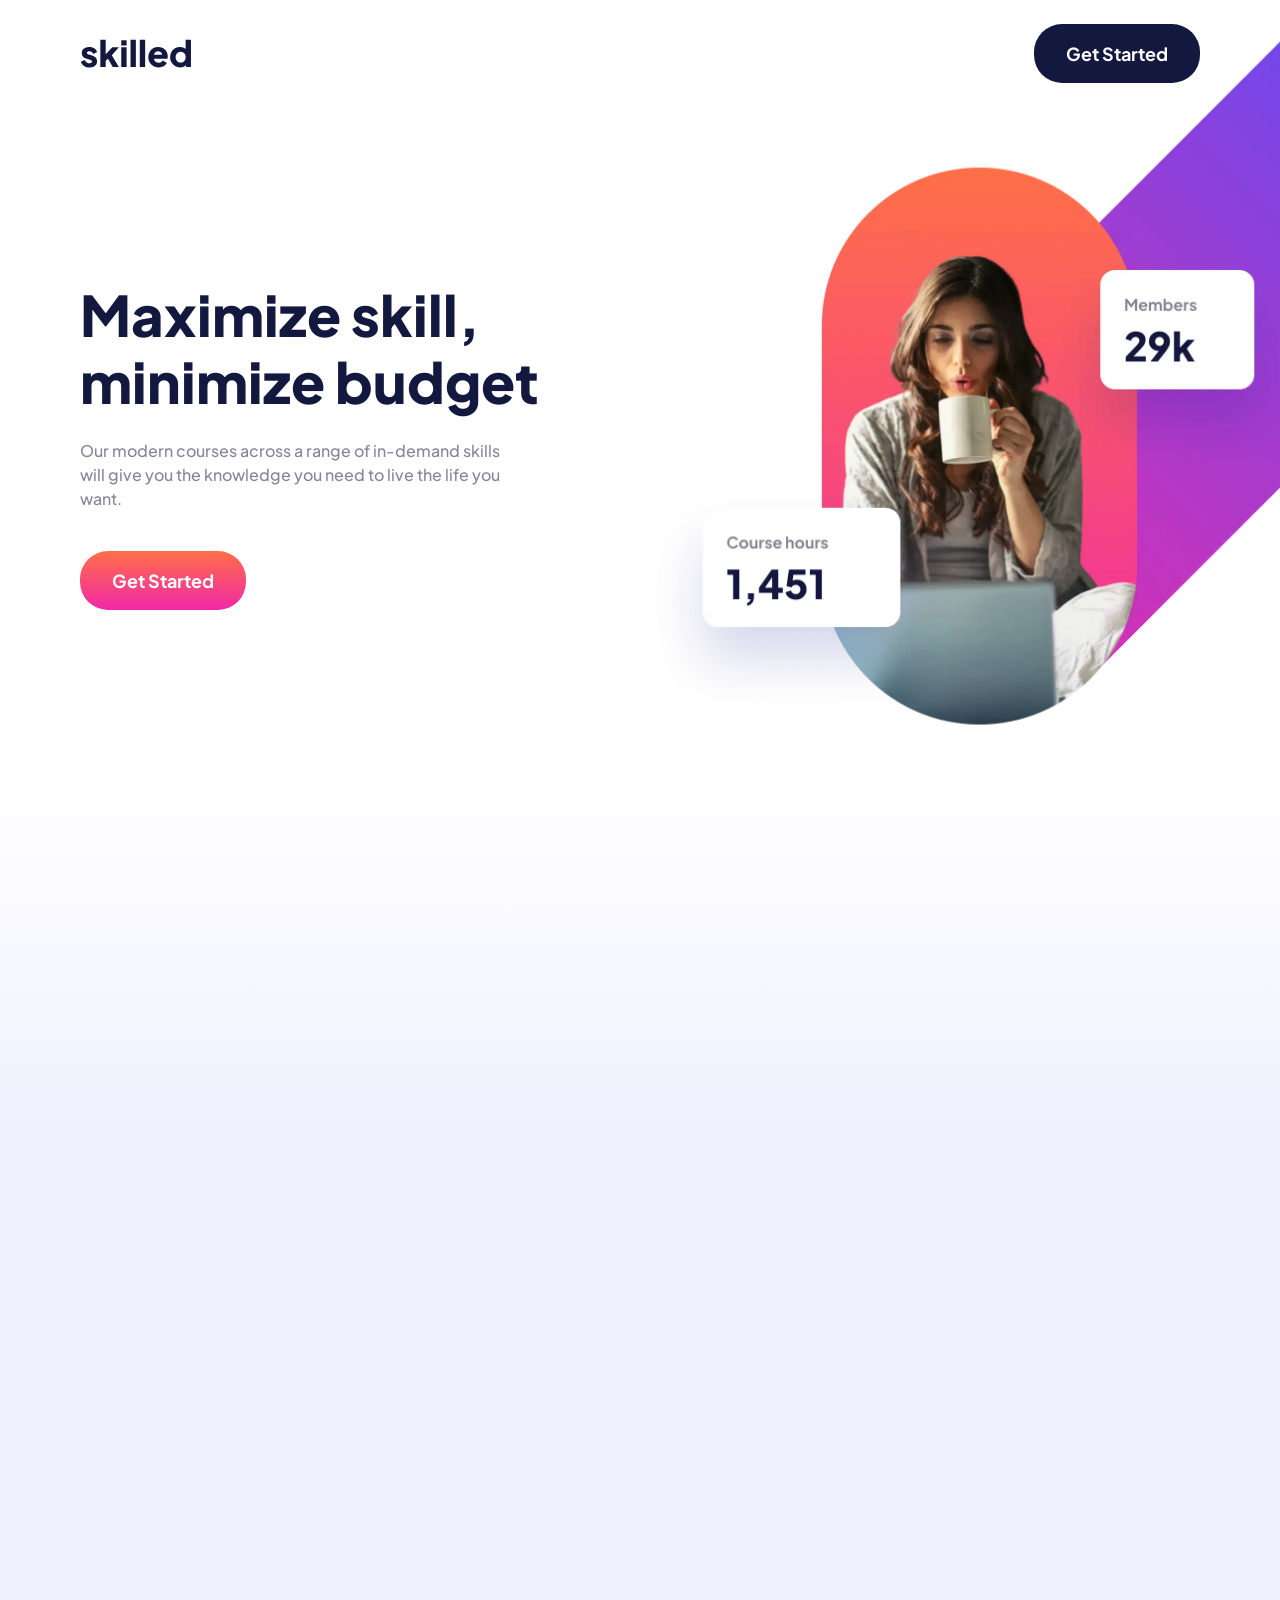
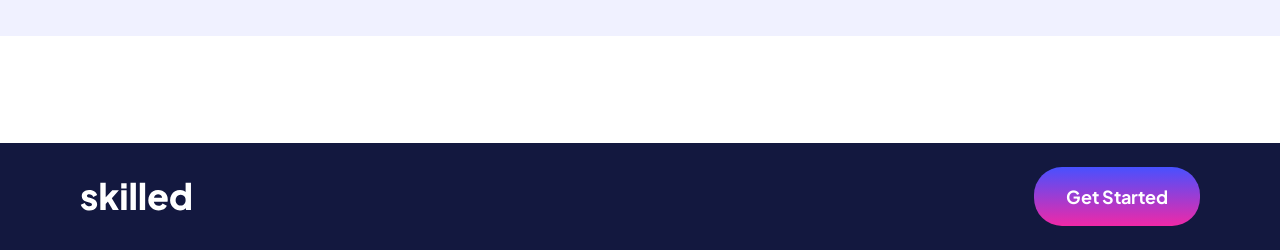
<file: index.html>
<!DOCTYPE html>
<html lang="en">
  <head>
    <meta charset="UTF-8" />
    <meta name="viewport" content="width=device-width, initial-scale=1.0" />

    <link rel="icon" type="image/png" sizes="32x32" href="./assets/favicon-32x32.png" />
    <link rel="stylesheet" href="/css/style.css" />
    <link rel="stylesheet" href="https://unpkg.com/aos@next/dist/aos.css" />
    <title>Frontend Mentor | Skilled e-learning landing page</title>
  </head>

  <body>
    <header class="header wrapper">
      <a href="/">
        <img
          class="logo"
          src="/assets/logo-dark.svg"
          alt="Skilled Home"
          width="111"
          height="28"
        />
      </a>
      <a href="" class="button dark"> Get Started</a>
    </header>

    <main>
      <section class="hero wrapper">
        <div class="hero__text" data-aos="fade-up" data-aos-delay="200">
          <h1>Maximize skill, minimize budget</h1>
          <p>
            Our modern courses across a range of in-demand skills will give you the knowledge
            you need to live the life you want.
          </p>
          <a href="" class="button pink" data-aos="zoom-in" data-aos-delay="400">Get Started</a>
        </div>

        <picture>
          <source
            media="(min-width: 75em)"
            srcset="/assets/image-hero-desktop@2x.webp"
            width="2092"
            height="1876"
          />
          <source
            media="(min-width: 50.625em)"
            srcset="/assets/image-hero-tablet@2x.webp"
            width="695"
            height="723"
          />
          <img
            src="/assets/image-hero-mobile@2x.webp"
            width="870"
            height="818"
            alt="woman with coffee mug and laptop, with labels reading Members 29k, Course hours 1451"
            data-aos="fade-left"
            data-aos-duration="1500"
          />
        </picture>
      </section>

      <section class="courses">
        <div class="wrapper">
          <div class="block title" data-aos="fade-right" data-aos-delay="200">
            <h2>Check out our most popular courses!</h2>
          </div>
          <div class="block course" data-aos="fade-up" data-aos-delay="300">
            <img src="/assets/icon-animation.svg" alt="" width="56" height="56" />
            <h3>Animation</h3>
            <p>
              Learn the latest animation techniques to create stunning motion design and
              captivate your audience.
            </p>
            <a href="">Get Started</a>
          </div>
          <div class="block course" data-aos="fade-up" data-aos-delay="400">
            <img src="/assets/icon-design.svg" alt="" width="56" height="56" />
            <h3>Design</h3>
            <p>
              Create beautiful, usable interfaces to help shape the future of how the web looks.
            </p>
            <a href="">Get Started</a>
          </div>
          <div class="block course" data-aos="fade-up" data-aos-delay="500">
            <img src="/assets/icon-photography.svg" alt="" width="56" height="56" />
            <h3>Photography</h3>
            <p>
              Explore critical fundamentals like lighting, composition, and focus to capture
              exceptional photos.
            </p>
            <a href="">Get Started</a>
          </div>
          <div class="block course" data-aos="fade-up" data-aos-delay="600">
            <img src="/assets/icon-crypto.svg" alt="" width="56" height="56" />
            <h3>Crypto</h3>
            <p>
              All you need to know to get started investing in crypto. Go from beginner to
              advanced with this 54 hour course.
            </p>
            <a href="">Get Started</a>
          </div>
          <div class="block course" data-aos="fade-up" data-aos-delay="700">
            <img src="/assets/icon-business.svg" alt="" width="56" height="56" />
            <h3>Business</h3>
            <p>
              A step-by-step playbook to help you start, scale, and sustain your business
              without outside investment.
            </p>
            <a href="">Get Started</a>
          </div>
        </div>
      </section>
    </main>

    <footer class="footer" data-aos="slide-up" data-aos-delay="300">
      <div class="wrapper">
        <a href="/">
          <img
            class="logo"
            src="/assets/logo-light.svg"
            alt="Skilled Home"
            width="111"
            height="28"
          />
        </a>
        <a href="" class="button purple"> Get Started</a>
      </div>
    </footer>
    <script src="https://unpkg.com/aos@next/dist/aos.js"></script>
    <script src="js/aos-init.js"></script>
  </body>
</html>
</file>
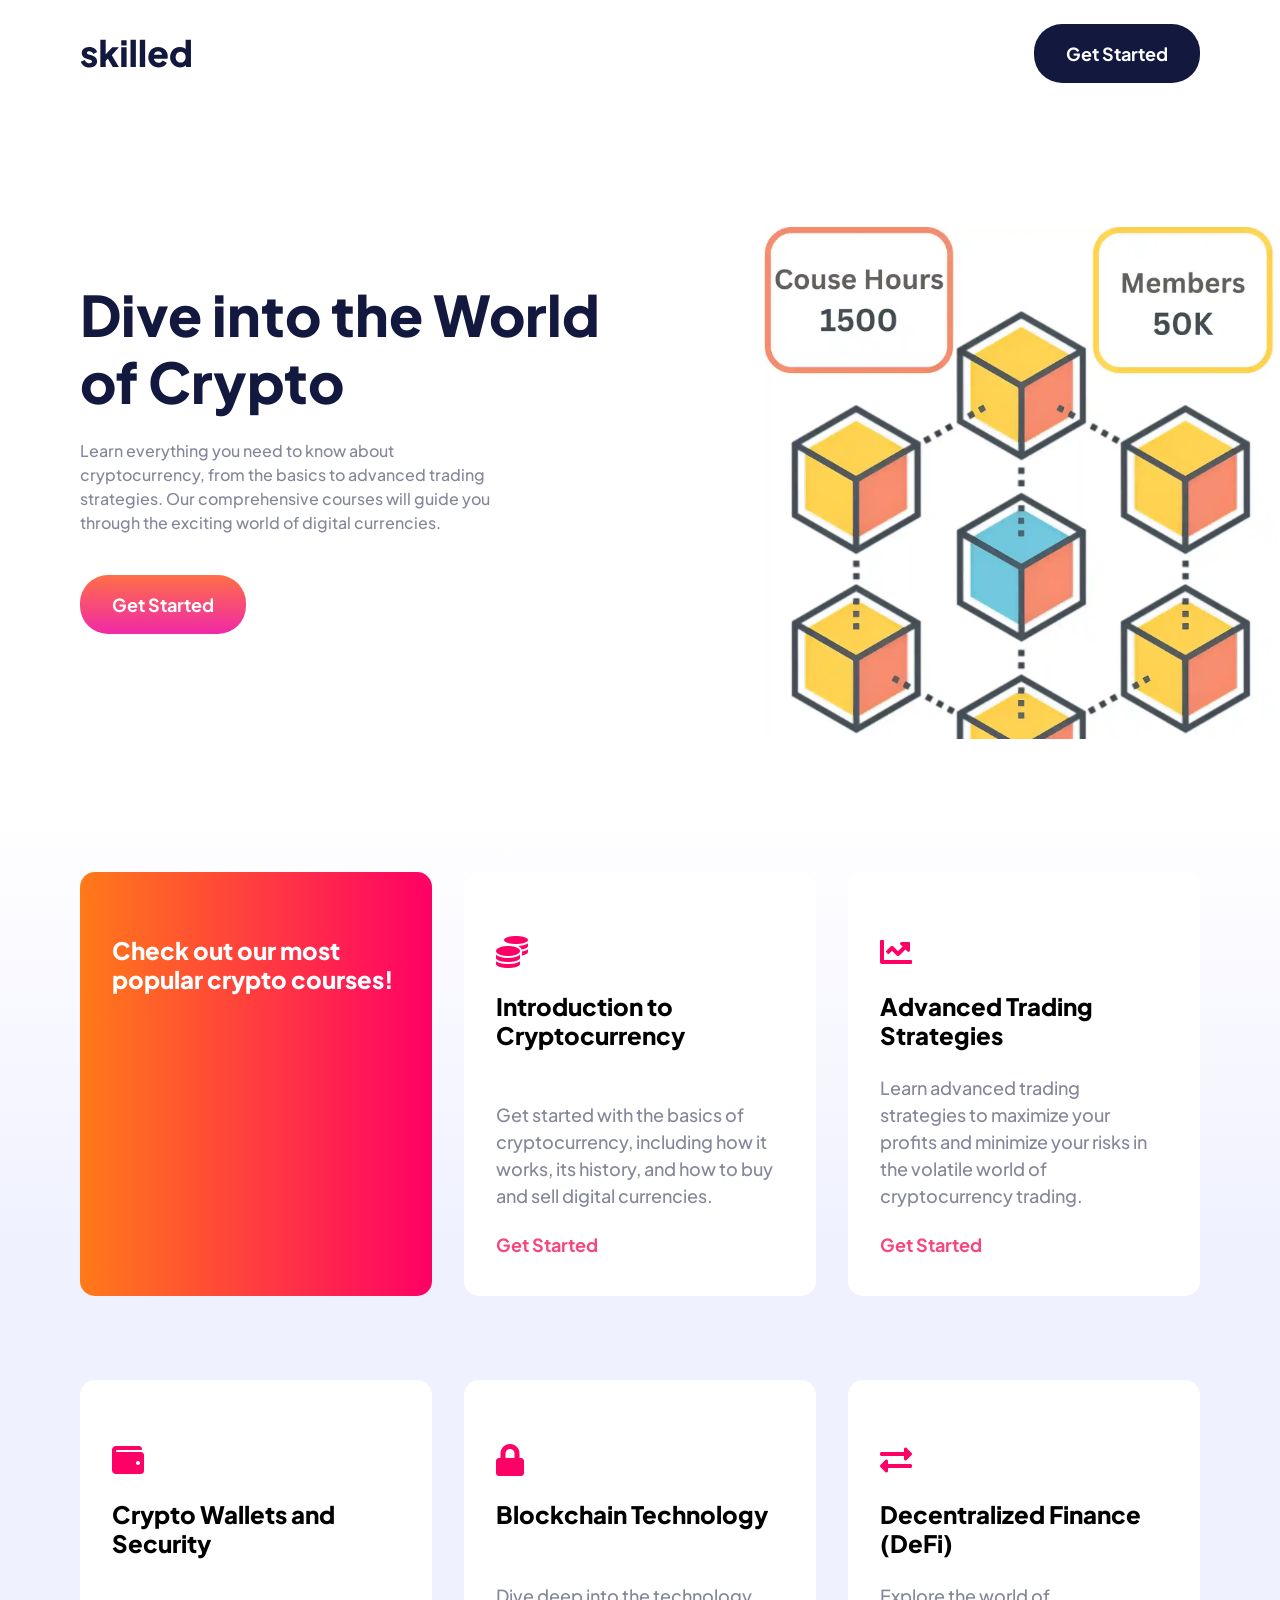
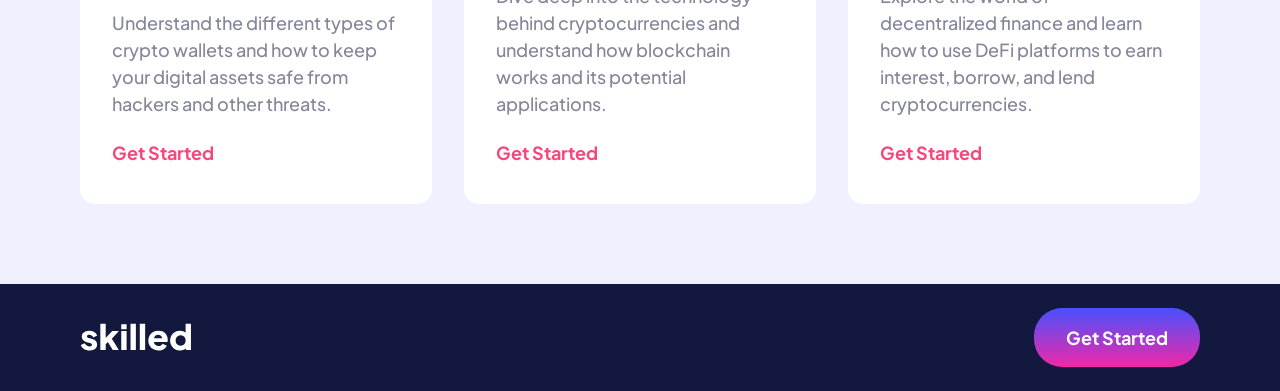
<file: crypto.html>
<html>
  <head>
    <title>Skilled - Crypto</title>
    <link
      href="https://cdnjs.cloudflare.com/ajax/libs/font-awesome/5.15.3/css/all.min.css"
      rel="stylesheet"
    />
    <link
      href="https://fonts.googleapis.com/css2?family=Inter:wght@400;700&amp;display=swap"
      rel="stylesheet"
    />

    <link rel="stylesheet" href="css/style-crypto.css" />
  </head>

  <body>
    <header class="header wrapper">
      <a href="/">
        <img
          class="logo"
          src="/assets/logo-dark.svg"
          alt="Skilled Home"
          width="111"
          height="28"
        />
      </a>
      <a href="" class="button dark"> Get Started</a>
    </header>

    <section class="hero wrapper">
      <div class="hero__text">
        <h1>Dive into the World of Crypto</h1>
        <p>
          Learn everything you need to know about cryptocurrency, from the basics to advanced
          trading strategies. Our comprehensive courses will guide you through the exciting
          world of digital currencies.
        </p>
        <a class="button pink" href="#"> Get Started </a>
      </div>
      <picture>
        <source
          media="(min-width: 75em)"
          srcset="/assets/blockchain-laptop.webp"
          width="1440"
          height="1440"
        />
        <source
          media="(min-width: 50.625em)"
          srcset="/assets/blockchain-tablet.webp"
          width="1024"
          height="1024"
        />
        <img
          src="/assets/blockchain-mobile.webp"
          width="512"
          height="512"
          alt="woman with coffee mug and laptop, with labels reading Members 29k, Course hours 1451"
        />
      </picture>
    </section>

    <section class="courses">
      <div class="wrapper">
        <div
          class="block course"
          style="background: linear-gradient(90deg, #ff7a18, #ff0066); color: #fff"
        >
          <h3>Check out our most popular crypto courses!</h3>
        </div>
        <div class="block course">
          <div class="icon">
            <i class="fas fa-coins fa-2x" style="color: #ff0066"> </i>
          </div>
          <h3>Introduction to Cryptocurrency</h3>
          <p>
            Get started with the basics of cryptocurrency, including how it works, its history,
            and how to buy and sell digital currencies.
          </p>
          <a class="get-started-btn" href="#"> Get Started </a>
        </div>
        <div class="block course">
          <div class="icon">
            <i class="fas fa-chart-line fa-2x" style="color: #ff0066"> </i>
          </div>
          <h3>Advanced Trading Strategies</h3>
          <p>
            Learn advanced trading strategies to maximize your profits and minimize your risks
            in the volatile world of cryptocurrency trading.
          </p>
          <a class="get-started-btn" href="#"> Get Started </a>
        </div>
        <div class="block course">
          <div class="icon">
            <i class="fas fa-wallet fa-2x" style="color: #ff0066"> </i>
          </div>
          <h3>Crypto Wallets and Security</h3>
          <p>
            Understand the different types of crypto wallets and how to keep your digital assets
            safe from hackers and other threats.
          </p>
          <a class="get-started-btn" href="#"> Get Started </a>
        </div>
        <div class="block course">
          <div class="icon">
            <i class="fas fa-lock fa-2x" style="color: #ff0066"> </i>
          </div>
          <h3>Blockchain Technology</h3>
          <p>
            Dive deep into the technology behind cryptocurrencies and understand how blockchain
            works and its potential applications.
          </p>
          <a class="get-started-btn" href="#"> Get Started </a>
        </div>
        <div class="block course">
          <div class="icon">
            <i class="fas fa-exchange-alt fa-2x" style="color: #ff0066"> </i>
          </div>
          <h3>Decentralized Finance (DeFi)</h3>
          <p>
            Explore the world of decentralized finance and learn how to use DeFi platforms to
            earn interest, borrow, and lend cryptocurrencies.
          </p>
          <a class="get-started-btn" href="#"> Get Started </a>
        </div>
      </div>
    </section>
    <footer class="footer">
      <div class="wrapper">
        <a href="/">
          <img
            class="logo"
            src="/assets/logo-light.svg"
            alt="Skilled Home"
            width="111"
            height="28"
          />
        </a>
        <a href="" class="button purple"> Get Started</a>
      </div>
    </footer>
  </body>
</html>
</file>
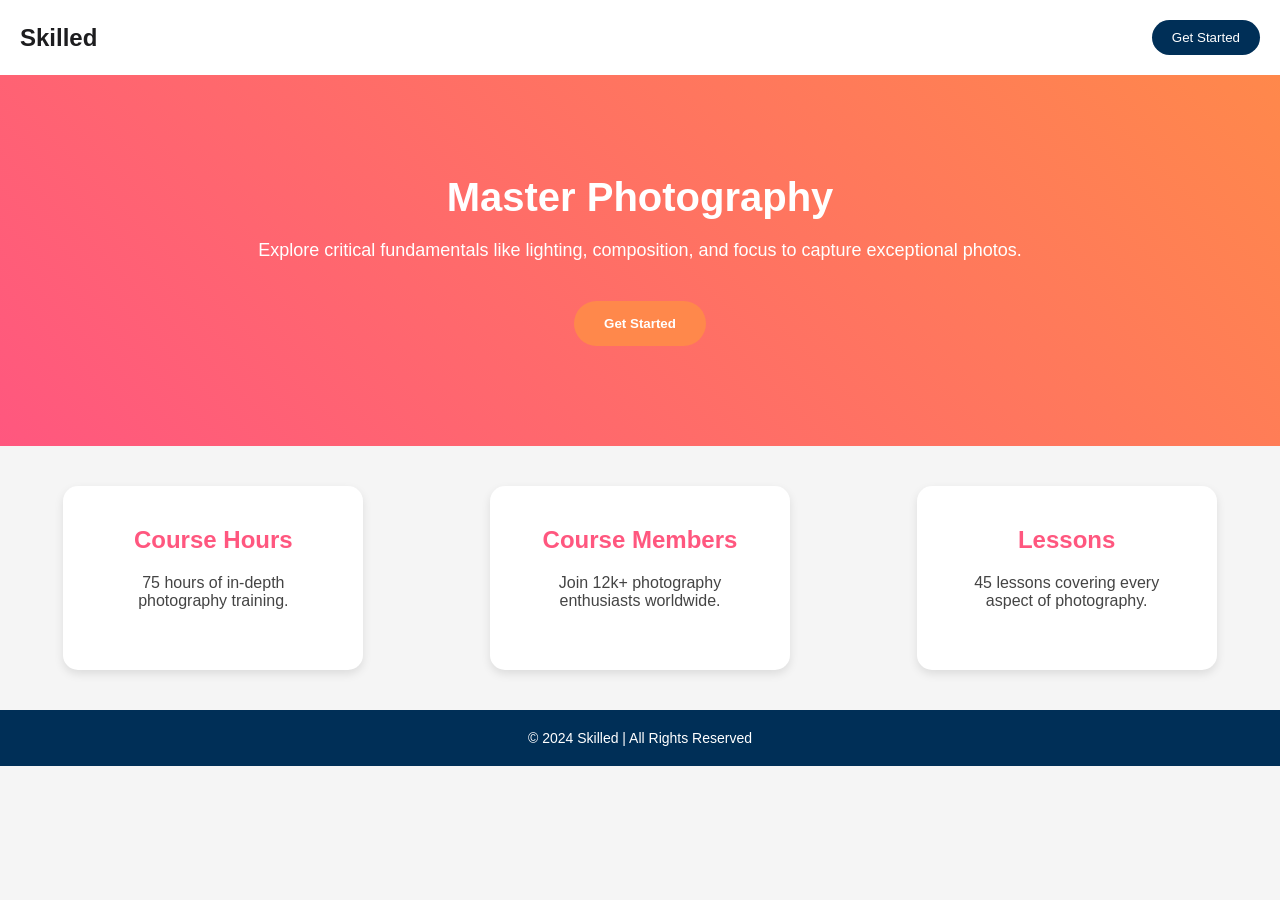
<file: photgraphy.html>
<!DOCTYPE html>
<html lang="en">

<head>
    <meta charset="UTF-8">
    <meta name="viewport" content="width=device-width, initial-scale=1.0">
    <title>Photography - Skilled Courses</title>
    <style>
        * {
            margin: 0;
            padding: 0;
            box-sizing: border-box;
            font-family: 'Poppins', sans-serif;
        }

        body {
            background-color: #f5f5f5;
        }

        header {
            background-color: #ffffff;
            padding: 20px;
            display: flex;
            justify-content: space-between;
            align-items: center;
        }

        header h1 {
            font-size: 24px;
            color: #1d1d1f;
        }

        header button {
            background-color: #002f57;
            color: #ffffff;
            padding: 10px 20px;
            border-radius: 50px;
            border: none;
            cursor: pointer;
        }

        .hero-section {
            text-align: center;
            padding: 100px 20px;
            background: linear-gradient(45deg, #ff577f, #ff884b);
            color: #ffffff;
        }

        .hero-section h2 {
            font-size: 40px;
            font-weight: 600;
            margin-bottom: 20px;
        }

        .hero-section p {
            font-size: 18px;
            margin-bottom: 40px;
        }

        .hero-section button {
            background-color: #ff884b;
            padding: 15px 30px;
            border-radius: 30px;
            border: none;
            color: white;
            font-weight: bold;
            cursor: pointer;
        }

        .course-info {
            display: flex;
            justify-content: space-around;
            margin: 40px 0;
            text-align: center;
        }

        .course-info div {
            background-color: #ffffff;
            padding: 40px;
            box-shadow: 0 4px 10px rgba(0, 0, 0, 0.1);
            border-radius: 15px;
            max-width: 300px;
        }

        .course-info h3 {
            font-size: 24px;
            margin-bottom: 20px;
            color: #ff577f;
        }

        .course-info p {
            font-size: 16px;
            color: #444444;
            margin-bottom: 20px;
        }

        footer {
            background-color: #002f57;
            color: white;
            padding: 20px;
            text-align: center;
        }

        footer p {
            font-size: 14px;
        }
    </style>
</head>

<body>

    <header>
        <h1>Skilled</h1>
        <button>Get Started</button>
    </header>

    <section class="hero-section">
        <h2>Master Photography</h2>
        <p>Explore critical fundamentals like lighting, composition, and focus to capture exceptional photos.</p>
        <button>Get Started</button>
    </section>

    <section class="course-info">
        <div>
            <h3>Course Hours</h3>
            <p>75 hours of in-depth photography training.</p>
        </div>
        <div>
            <h3>Course Members</h3>
            <p>Join 12k+ photography enthusiasts worldwide.</p>
        </div>
        <div>
            <h3>Lessons</h3>
            <p>45 lessons covering every aspect of photography.</p>
        </div>
    </section>

    <footer>
        <p>© 2024 Skilled | All Rights Reserved</p>
    </footer>

</body>

</html>
</file>
<file: css/style.css>
@import url('/css/global/boilerplate.css');
@import url('/css/global/fonts.css');
@import url('/css/global/button.css');
@import url('/css/global/layout.css');
@import url('/css/components/header.css');
@import url('/css/components/hero.css');
@import url('/css/components/courses.css');
@import url('/css/components/footer.css');
</file>
<file: css/style-crypto.css>
@import url('/css/global/boilerplate.css');
@import url('/css/global/fonts.css');
@import url('/css/global/button.css');
@import url('/css/global/layout.css');
@import url('/css/components/header.css');
@import url('/css/components/hero-crypto.css');
@import url('/css/components/courses.css');
@import url('/css/components/footer.css');
</file>
